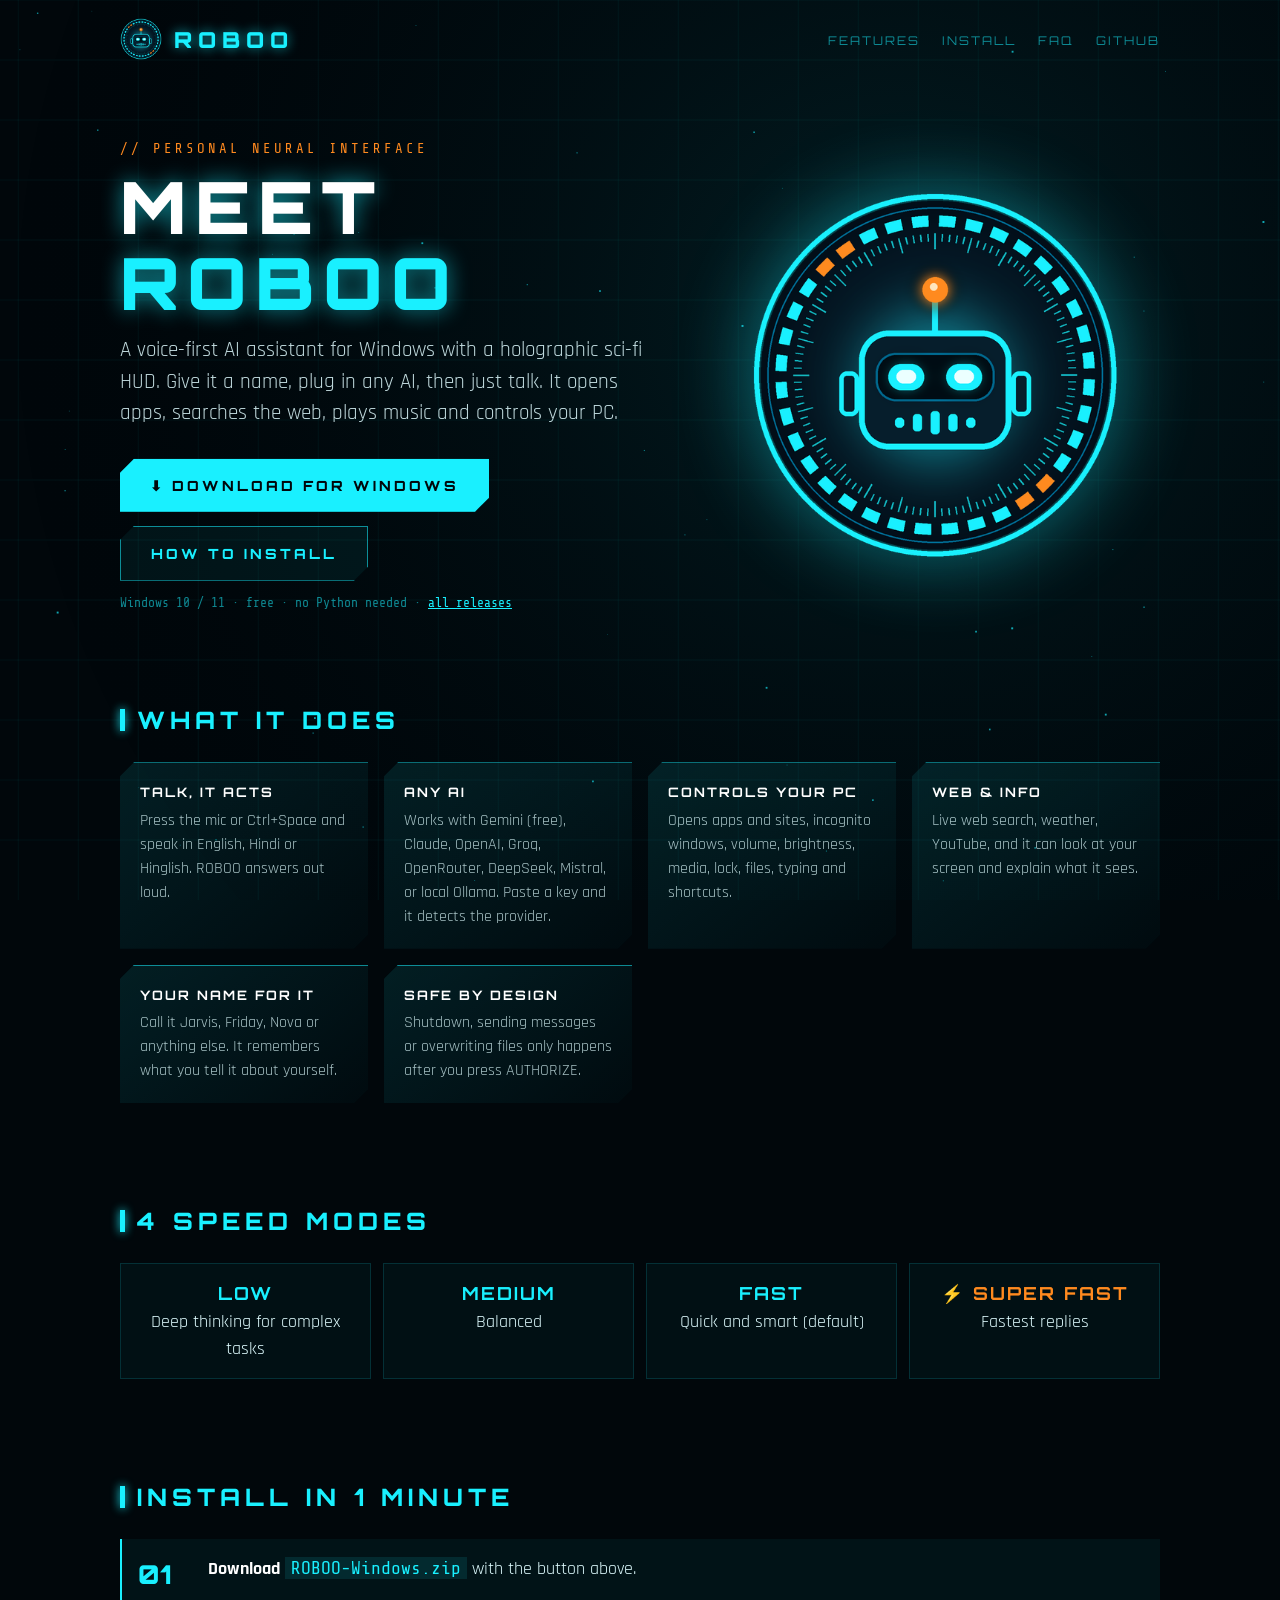
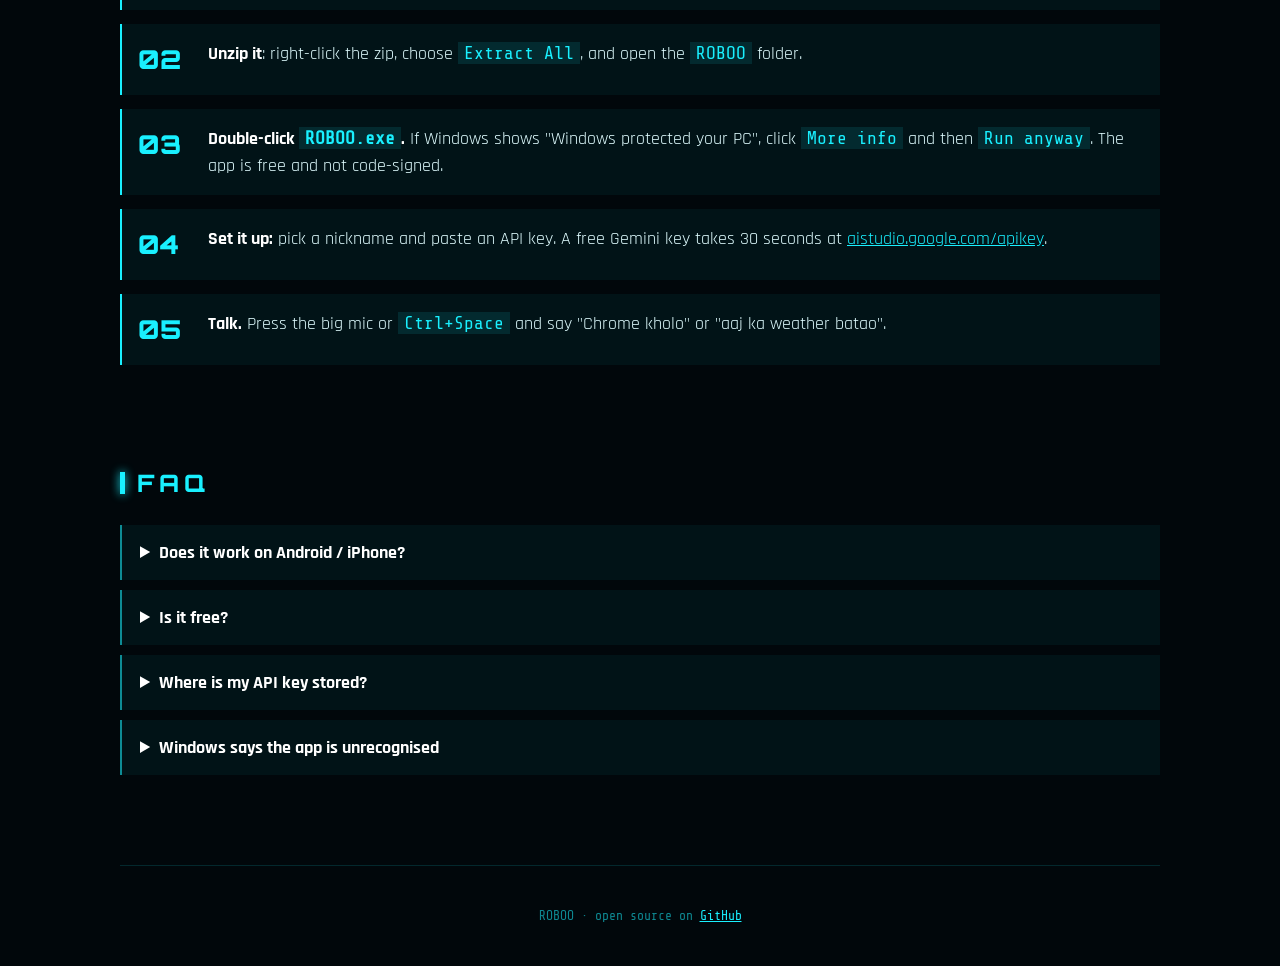
<file: docs/index.html>
<!doctype html>
<html lang="en">
<head>
<meta charset="utf-8">
<meta name="viewport" content="width=device-width, initial-scale=1">
<title>ROBOO — Holographic AI Assistant</title>
<meta name="description" content="ROBOO is a voice-first AI assistant for Windows with a sci-fi HUD. Name it, plug in any AI, and talk to it.">
<link rel="icon" href="logo.png">
<link rel="preconnect" href="https://fonts.googleapis.com">
<link href="https://fonts.googleapis.com/css2?family=Orbitron:wght@600;800;900&family=Rajdhani:wght@400;500;600;700&family=Share+Tech+Mono&display=swap" rel="stylesheet">
<style>
  :root { --rgb: 25,240,255; --acc: 255,138,31; --c: rgb(var(--rgb)); --a: rgb(var(--acc)); --bg: #01070b; --dim: rgba(var(--rgb),.55); --faint: rgba(var(--rgb),.14); }
  * { box-sizing: border-box; margin: 0; padding: 0; }
  body { background: var(--bg); color: #dffcff; font-family: "Rajdhani", system-ui, sans-serif; font-size: 18px; line-height: 1.5; overflow-x: hidden; }
  a { color: var(--c); }
  #bg { position: fixed; inset: 0; width: 100%; height: 100%; z-index: -1; }
  .wrap { max-width: 1080px; margin: 0 auto; padding: 0 20px; }
  header { display: flex; align-items: center; justify-content: space-between; padding: 18px 0; }
  .brand { display: flex; align-items: center; gap: 12px; font-family: Orbitron; font-weight: 900; letter-spacing: 6px; font-size: 22px; color: var(--c); text-shadow: 0 0 12px rgba(var(--rgb),.7); }
  .brand img { width: 42px; height: 42px; }
  nav a { margin-left: 22px; font-family: Orbitron; font-size: 12px; letter-spacing: 2px; text-decoration: none; color: var(--dim); }
  nav a:hover { color: var(--c); }
  .hero { display: grid; grid-template-columns: 1.1fr .9fr; gap: 40px; align-items: center; padding: 60px 0 40px; }
  .kicker { font-family: "Share Tech Mono"; color: var(--a); letter-spacing: 3px; font-size: 14px; }
  h1 { font-family: Orbitron; font-weight: 900; font-size: clamp(40px, 7vw, 72px); letter-spacing: 8px; line-height: 1.05; margin: 10px 0 14px; color: #fff; text-shadow: 0 0 22px rgba(var(--rgb),.6); }
  h1 span { color: var(--c); }
  .lead { font-size: 21px; color: rgba(223,252,255,.85); max-width: 540px; }
  .cta { display: flex; flex-wrap: wrap; gap: 14px; margin-top: 30px; }
  .btn { display: inline-flex; align-items: center; gap: 10px; padding: 16px 30px; font-family: Orbitron; font-weight: 800; font-size: 14px; letter-spacing: 3px; text-decoration: none; transition: .2s;
         clip-path: polygon(14px 0, 100% 0, 100% calc(100% - 14px), calc(100% - 14px) 100%, 0 100%, 0 14px); }
  .btn.primary { background: var(--c); color: var(--bg); box-shadow: 0 0 26px rgba(var(--rgb),.6); }
  .btn.primary:hover { filter: brightness(1.15); transform: translateY(-2px); }
  .btn.ghost { border: 1px solid var(--dim); color: var(--c); background: rgba(var(--rgb),.06); }
  .btn.ghost:hover { background: rgba(var(--rgb),.16); }
  .meta { margin-top: 12px; font-family: "Share Tech Mono"; font-size: 13px; color: var(--dim); }
  .logo-big { width: 100%; max-width: 380px; justify-self: center; filter: drop-shadow(0 0 40px rgba(var(--rgb),.45)); animation: float 6s ease-in-out infinite; }
  @keyframes float { 50% { transform: translateY(-14px); } }
  section { padding: 50px 0; }
  h2 { font-family: Orbitron; font-weight: 800; letter-spacing: 5px; font-size: 24px; color: var(--c); margin-bottom: 24px; display: flex; align-items: center; gap: 12px; }
  h2::before { content: ""; width: 5px; height: 22px; background: var(--c); box-shadow: 0 0 10px var(--c); }
  .grid { display: grid; grid-template-columns: repeat(auto-fit, minmax(230px, 1fr)); gap: 16px; }
  .card { padding: 20px; background: linear-gradient(140deg, rgba(var(--rgb),.10), rgba(var(--rgb),.02)); border-top: 1px solid var(--dim);
          clip-path: polygon(14px 0, 100% 0, 100% calc(100% - 14px), calc(100% - 14px) 100%, 0 100%, 0 14px); }
  .card b { display: block; font-family: Orbitron; font-size: 13px; letter-spacing: 2px; color: #fff; margin-bottom: 6px; }
  .card p { font-size: 16px; color: rgba(223,252,255,.75); }
  .steps { counter-reset: s; display: grid; gap: 14px; }
  .step { counter-increment: s; display: grid; grid-template-columns: 54px 1fr; gap: 16px; align-items: start; padding: 16px; background: rgba(var(--rgb),.05); border-left: 2px solid var(--c); }
  .step::before { content: counter(s, decimal-leading-zero); font-family: Orbitron; font-weight: 900; font-size: 26px; color: var(--c); }
  .step b { color: #fff; }
  code { font-family: "Share Tech Mono"; background: rgba(var(--rgb),.1); padding: 1px 6px; color: var(--c); }
  .modes { display: grid; grid-template-columns: repeat(auto-fit, minmax(180px, 1fr)); gap: 12px; }
  .mode { padding: 16px; text-align: center; border: 1px solid var(--faint); background: rgba(var(--rgb),.04); }
  .mode b { font-family: Orbitron; letter-spacing: 2px; color: var(--c); }
  .mode.sf b { color: var(--a); }
  details { padding: 14px 18px; background: rgba(var(--rgb),.05); border-left: 2px solid var(--dim); margin-bottom: 10px; }
  summary { cursor: pointer; font-weight: 700; color: #fff; }
  details p { margin-top: 8px; color: rgba(223,252,255,.8); font-size: 16px; }
  footer { padding: 40px 0; text-align: center; font-family: "Share Tech Mono"; font-size: 13px; color: var(--dim); border-top: 1px solid var(--faint); margin-top: 30px; }
  @media (max-width: 760px) {
    .hero { grid-template-columns: 1fr; text-align: center; padding-top: 30px; }
    .lead { margin: 0 auto; } .cta { justify-content: center; } nav { display: none; }
    .logo-big { max-width: 240px; grid-row: 1; }
  }
</style>
</head>
<body>
<canvas id="bg"></canvas>
<div class="wrap">
  <header>
    <div class="brand"><img src="logo.png" alt="">ROBOO</div>
    <nav><a href="#features">FEATURES</a><a href="#install">INSTALL</a><a href="#faq">FAQ</a><a href="https://github.com/rajvardhan4/ROBOO">GITHUB</a></nav>
  </header>

  <div class="hero">
    <div>
      <div class="kicker">// PERSONAL NEURAL INTERFACE</div>
      <h1>MEET <span>ROBOO</span></h1>
      <p class="lead">A voice-first AI assistant for Windows with a holographic sci-fi HUD. Give it a name, plug in any AI, then just talk. It opens apps, searches the web, plays music and controls your PC.</p>
      <div class="cta">
        <a class="btn primary" id="dl" href="https://github.com/rajvardhan4/ROBOO/releases/latest/download/ROBOO-Windows.zip">&#x2B07; DOWNLOAD FOR WINDOWS</a>
        <a class="btn ghost" href="#install">HOW TO INSTALL</a>
      </div>
      <div class="meta">Windows 10 / 11 · free · no Python needed · <a href="https://github.com/rajvardhan4/ROBOO/releases">all releases</a></div>
    </div>
    <img class="logo-big" src="logo.png" alt="ROBOO logo">
  </div>

  <section id="features">
    <h2>WHAT IT DOES</h2>
    <div class="grid">
      <div class="card"><b>TALK, IT ACTS</b><p>Press the mic or Ctrl+Space and speak in English, Hindi or Hinglish. ROBOO answers out loud.</p></div>
      <div class="card"><b>ANY AI</b><p>Works with Gemini (free), Claude, OpenAI, Groq, OpenRouter, DeepSeek, Mistral, or local Ollama. Paste a key and it detects the provider.</p></div>
      <div class="card"><b>CONTROLS YOUR PC</b><p>Opens apps and sites, incognito windows, volume, brightness, media, lock, files, typing and shortcuts.</p></div>
      <div class="card"><b>WEB &amp; INFO</b><p>Live web search, weather, YouTube, and it can look at your screen and explain what it sees.</p></div>
      <div class="card"><b>YOUR NAME FOR IT</b><p>Call it Jarvis, Friday, Nova or anything else. It remembers what you tell it about yourself.</p></div>
      <div class="card"><b>SAFE BY DESIGN</b><p>Shutdown, sending messages or overwriting files only happens after you press AUTHORIZE.</p></div>
    </div>
  </section>

  <section>
    <h2>4 SPEED MODES</h2>
    <div class="modes">
      <div class="mode"><b>LOW</b><p>Deep thinking for complex tasks</p></div>
      <div class="mode"><b>MEDIUM</b><p>Balanced</p></div>
      <div class="mode"><b>FAST</b><p>Quick and smart (default)</p></div>
      <div class="mode sf"><b>&#x26A1; SUPER FAST</b><p>Fastest replies</p></div>
    </div>
  </section>

  <section id="install">
    <h2>INSTALL IN 1 MINUTE</h2>
    <div class="steps">
      <div class="step"><div><b>Download</b> <code>ROBOO-Windows.zip</code> with the button above.</div></div>
      <div class="step"><div><b>Unzip it</b>: right-click the zip, choose <code>Extract All</code>, and open the <code>ROBOO</code> folder.</div></div>
      <div class="step"><div><b>Double-click <code>ROBOO.exe</code>.</b> If Windows shows "Windows protected your PC", click <code>More info</code> and then <code>Run anyway</code>. The app is free and not code-signed.</div></div>
      <div class="step"><div><b>Set it up:</b> pick a nickname and paste an API key. A free Gemini key takes 30 seconds at <a href="https://aistudio.google.com/apikey" target="_blank">aistudio.google.com/apikey</a>.</div></div>
      <div class="step"><div><b>Talk.</b> Press the big mic or <code>Ctrl+Space</code> and say "Chrome kholo" or "aaj ka weather batao".</div></div>
    </div>
  </section>

  <section id="faq">
    <h2>FAQ</h2>
    <details><summary>Does it work on Android / iPhone?</summary><p>Not yet. ROBOO controls a Windows PC, so it runs on Windows 10 and 11 only. You can still open this page on your phone and send the link to your computer.</p></details>
    <details><summary>Is it free?</summary><p>Yes. The app is free. The AI is whichever key you bring, and Google's Gemini key has a free tier.</p></details>
    <details><summary>Where is my API key stored?</summary><p>Only on your PC, in <code>%APPDATA%\ROBOO\config\settings.json</code>. It is sent only to the AI provider you chose.</p></details>
    <details><summary>Windows says the app is unrecognised</summary><p>That is SmartScreen warning about any new, unsigned app. Click More info, then Run anyway. The full source code is on GitHub if you want to check it.</p></details>
  </section>

  <footer>ROBOO · open source on <a href="https://github.com/rajvardhan4/ROBOO">GitHub</a></footer>
</div>
<script>
  // drifting grid + particles behind the page
  const cv = document.getElementById("bg"), ctx = cv.getContext("2d");
  const motes = Array.from({ length: 60 }, () => ({ x: Math.random(), y: Math.random(), z: .3 + Math.random() * .7 }));
  function draw(t) {
    const w = cv.width = innerWidth, h = cv.height = innerHeight;
    const g = ctx.createRadialGradient(w * .7, h * .35, 0, w * .7, h * .35, Math.max(w, h) * .7);
    g.addColorStop(0, "rgba(25,240,255,.10)"); g.addColorStop(1, "rgba(0,0,0,0)");
    ctx.fillStyle = g; ctx.fillRect(0, 0, w, h);
    ctx.strokeStyle = "rgba(25,240,255,.05)";
    for (let x = (t * .01) % 60; x < w; x += 60) { ctx.beginPath(); ctx.moveTo(x, 0); ctx.lineTo(x, h); ctx.stroke(); }
    for (let y = 0; y < h; y += 60) { ctx.beginPath(); ctx.moveTo(0, y); ctx.lineTo(w, y); ctx.stroke(); }
    for (const m of motes) { m.y -= .0004 * m.z; if (m.y < 0) m.y = 1; ctx.fillStyle = `rgba(25,240,255,${.2 + .5 * m.z})`; ctx.fillRect(m.x * w, m.y * h, 2 * m.z, 2 * m.z); }
    requestAnimationFrame(draw);
  }
  requestAnimationFrame(draw);
</script>
</body>
</html>
</file>
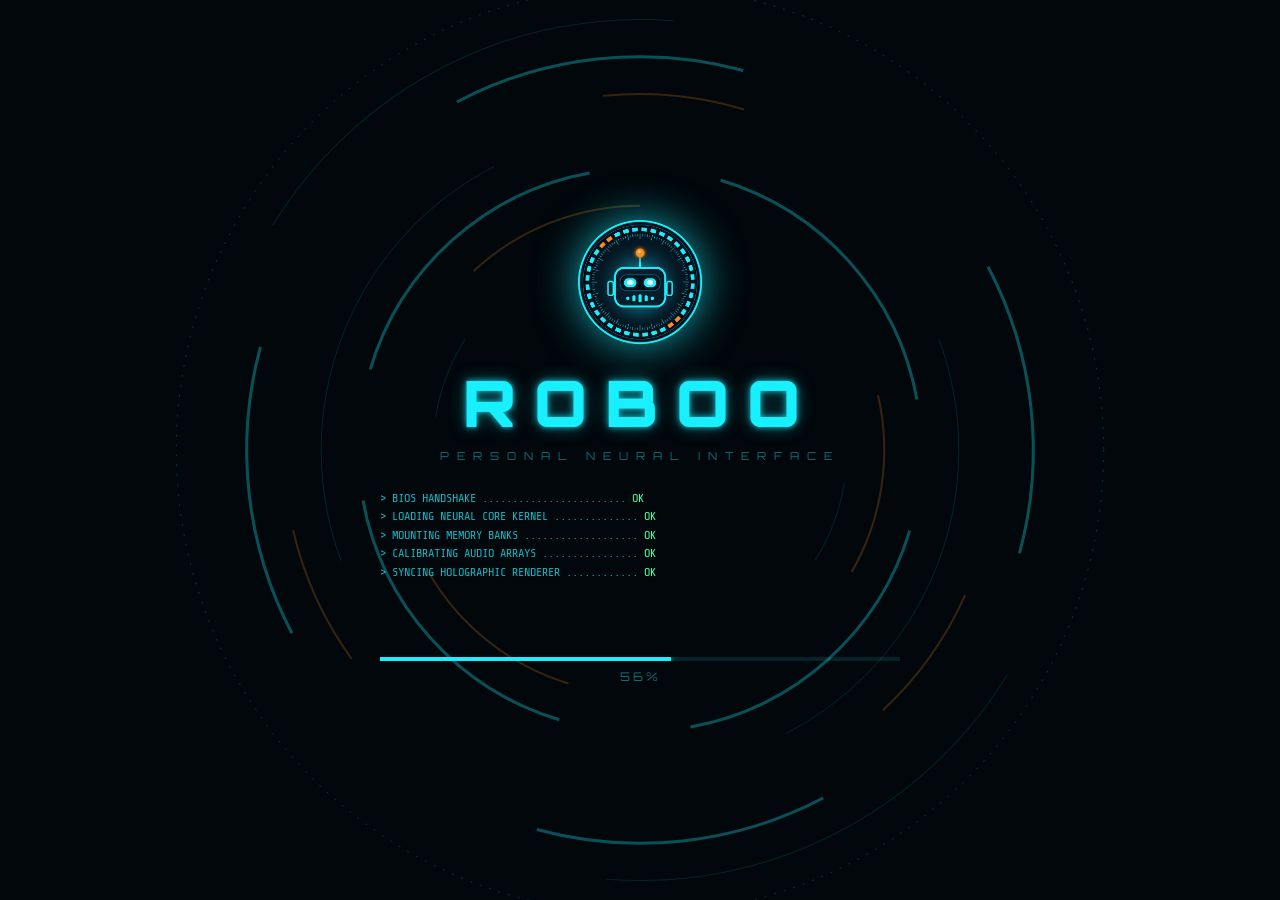
<file: web/index.html>
<!doctype html>
<html lang="en" data-theme="cyan">
<head>
<meta charset="utf-8">
<meta name="viewport" content="width=device-width, initial-scale=1">
<title>ROBOO</title>
<link rel="icon" href="logo.png">
<link rel="preconnect" href="https://fonts.googleapis.com">
<link href="https://fonts.googleapis.com/css2?family=Orbitron:wght@400;600;800;900&family=Rajdhani:wght@400;500;600;700&family=Share+Tech+Mono&display=swap" rel="stylesheet">
<link rel="stylesheet" href="style.css">
</head>
<body>
<canvas id="bg"></canvas>
<div class="fx-scan"></div>
<div class="fx-vignette"></div>

<!-- ═════════ BOOT ═════════ -->
<section id="boot">
  <canvas id="bootRings"></canvas>
  <div class="boot-box">
    <img class="boot-logo" src="logo.png" alt="">
    <div class="boot-title" data-text="ROBOO">ROBOO</div>
    <div class="boot-sub">PERSONAL NEURAL INTERFACE</div>
    <pre id="bootLog"></pre>
    <div class="boot-bar"><i id="bootFill"></i></div>
    <div class="boot-pct"><span id="bootPct">0</span>%</div>
  </div>
</section>

<!-- ═════════ MAIN HUD ═════════ -->
<main id="app">
  <header class="topbar pywebview-drag-region">
    <div class="brand">
      <div class="emblem"><img src="logo.png" alt=""><i></i></div>
      <div>
        <div id="brandName" class="glitch" data-text="ROBOO">ROBOO</div>
        <div class="brand-sub">NEURAL INTERFACE <span class="sep">//</span> <span id="brandModel">OFFLINE</span></div>
      </div>
    </div>
    <div class="notch">
      <div id="clock">00:00:00</div>
      <div id="date">---</div>
    </div>
    <div class="top-right">
      <div class="modes" id="modes" title="Speed mode"></div>
      <div class="chip" id="chipAI"><i></i><span>AI LINK</span></div>
      <div class="chip" id="chipMic"><i></i><span>MIC</span></div>
      <div class="chip" id="chipNet"><i></i><span>NET</span></div>
      <div class="winbtns">
        <button onclick="NX.win('minimize')" title="Minimize">&#x2212;</button>
        <button onclick="NX.win('maximize')" title="Fullscreen">&#x25A2;</button>
        <button class="x" onclick="NX.win('close')" title="Close">&#x2715;</button>
      </div>
    </div>
  </header>

  <!-- LEFT -->
  <aside class="col left">
    <div class="panel" style="--d:1">
      <div class="ph"><b>SYSTEM CORE</b><em>SYS.01</em></div>
      <div class="gauges">
        <div class="gauge"><canvas data-g="cpu"></canvas><label>CPU</label></div>
        <div class="gauge"><canvas data-g="ram"></canvas><label>RAM</label></div>
        <div class="gauge"><canvas data-g="disk"></canvas><label>DISK</label></div>
        <div class="gauge"><canvas data-g="battery"></canvas><label>PWR</label></div>
      </div>
      <div class="readouts">
        <div><span>MEMORY</span><b id="rRam">-- / -- GB</b></div>
        <div><span>PROCESSES</span><b id="rProcs">--</b></div>
        <div><span>UPTIME</span><b id="rUp">--</b></div>
      </div>
    </div>
    <div class="panel" style="--d:2">
      <div class="ph"><b>CORE THREADS</b><em>CPU.MX</em></div>
      <canvas id="cores" class="fill"></canvas>
    </div>
    <div class="panel" style="--d:3">
      <div class="ph"><b>DATA STREAM</b><em>NET.IO</em></div>
      <canvas id="net" class="fill"></canvas>
      <div class="readouts two">
        <div><span>&#x25B2; UP</span><b id="rUpS">0 KB/s</b></div>
        <div><span>&#x25BC; DOWN</span><b id="rDown">0 KB/s</b></div>
      </div>
    </div>
    <div class="panel grow" style="--d:4">
      <div class="ph"><b>GLOBAL LINK</b><em>GEO.SAT</em></div>
      <canvas id="globe" class="fill"></canvas>
    </div>
  </aside>

  <!-- CENTER -->
  <section class="center">
    <canvas id="reactor"></canvas>
    <div class="state-wrap">
      <div id="stateText" class="state">STANDBY</div>
      <div id="subtitle" class="subtitle"></div>
    </div>
    <!-- voice first: the big mic is the main control -->
    <div class="voicebar">
      <div class="vb-side left"><span>CTRL</span><b>+</b><span>SPACE</span></div>
      <button id="micBtn" class="mic" title="Talk (Ctrl+Space)">
        <svg viewBox="0 0 24 24"><path d="M12 15a3 3 0 0 0 3-3V6a3 3 0 0 0-6 0v6a3 3 0 0 0 3 3zm5-3a5 5 0 0 1-10 0H5a7 7 0 0 0 6 6.92V21h2v-2.08A7 7 0 0 0 19 12z"/></svg>
        <span class="ring r1"></span><span class="ring r2"></span><span class="ring r3"></span>
        <svg class="orbit" viewBox="0 0 100 100"><circle cx="50" cy="50" r="47"/></svg>
      </button>
      <div class="vb-side right"><span id="micLabel">TAP TO SPEAK</span></div>
    </div>
    <!-- chat box: secondary -->
    <div class="cmdbar">
      <div class="inputwrap">
        <span class="prompt">&gt;_</span>
        <input id="cmd" placeholder="Or type here..." autocomplete="off" spellcheck="false">
      </div>
      <button id="sendBtn" class="send" title="Send (Enter)">&#x27A4;</button>
    </div>
  </section>

  <!-- RIGHT -->
  <aside class="col right">
    <div class="panel chatp" style="--d:2">
      <div class="ph"><b>COMMS LOG</b><em>LNK.TX</em><button class="mini" onclick="NX.clearChat()">RESET</button></div>
      <div id="chat" class="chat"></div>
    </div>
    <div class="panel" style="--d:3">
      <div class="ph"><b>TASK MATRIX</b><em>EXE.Q</em></div>
      <div id="tasks" class="tasks"><div class="empty">NO ACTIVE TASKS</div></div>
    </div>
    <div class="panel intelp" style="--d:4">
      <div class="ph"><b>INTEL FEED</b><em>INT.RX</em></div>
      <div id="intel" class="intel"><canvas id="radar" class="fill"></canvas><div id="intelCards"></div></div>
    </div>
  </aside>

  <footer class="bottombar">
    <div class="ticker"><div id="ticker"></div></div>
    <canvas id="wave"></canvas>
    <div class="foot-btns">
      <button onclick="NX.openMemory()">&#x25C8; MEMORY</button>
      <button onclick="NX.openSettings()">&#x2699; SETTINGS</button>
    </div>
  </footer>
</main>

<!-- ═════════ SETUP / SETTINGS ═════════ -->
<section id="setup" class="overlay">
  <canvas id="setupRings"></canvas>
  <div class="setup-card">
    <div class="corners"><i></i><i></i><i></i><i></i></div>
    <div class="setup-head">
      <div class="kicker" id="setupKicker">FIRST BOOT // SYSTEM INITIALIZATION</div>
      <div class="preview glitch" id="nickPreview" data-text="YOUR AI">YOUR AI</div>
      <div class="kicker dim">Name your assistant, connect any AI, and bring it online.</div>
    </div>
    <div class="form">
      <label class="f span2">ASSISTANT NICKNAME
        <input id="fNick" maxlength="24" placeholder="e.g. JARVIS, FRIDAY, NOVA, EDITH">
      </label>
      <label class="f span2">YOUR NAME
        <input id="fUser" maxlength="32" placeholder="What should it call you?">
      </label>
      <label class="f span2">API KEY <span id="detectBadge" class="badge"></span>
        <div class="keyrow">
          <input id="fKey" type="password" placeholder="Paste any AI API key - Claude, Gemini, OpenAI, Groq, OpenRouter...">
          <button type="button" class="ghost" onclick="NX.toggleKey()">SHOW</button>
        </div>
      </label>
      <label class="f">AI PROVIDER
        <select id="fProvider"></select>
      </label>
      <label class="f">MODEL
        <div class="keyrow">
          <input id="fModel" list="modelList" placeholder="model id">
          <button type="button" class="ghost" id="scanBtn" onclick="NX.scanModels()">SCAN</button>
        </div>
        <datalist id="modelList"></datalist>
      </label>
      <label class="f span2" id="baseRow">ENDPOINT URL
        <input id="fBase" placeholder="https://.../v1">
      </label>
      <div class="f">VOICE
        <div class="gender" id="fVoice">
          <button type="button" data-v="en-IN-PrabhatNeural">&#x2642; MALE</button>
          <button type="button" data-v="en-IN-NeerjaNeural">&#x2640; FEMALE</button>
        </div>
      </div>
      <label class="f">SPEECH LANGUAGE
        <select id="fLang"></select>
      </label>
      <div class="f span2 settings-only">THEME
        <div class="themes" id="themes"></div>
      </div>
      <div class="f span2 settings-only toggles">
        <label class="tog"><input type="checkbox" id="fVoiceOn"><span></span>SPEAK REPLIES</label>
        <label class="tog"><input type="checkbox" id="fAuto"><span></span>ALWAYS LISTENING</label>
      </div>
    </div>
    <div id="setupMsg" class="setup-msg"></div>
    <div class="setup-actions">
      <button class="ghost settings-only" onclick="NX.closeSettings()">CANCEL</button>
      <button class="ghost" id="saveAnyway" style="display:none" onclick="NX.activate(false)">SAVE ANYWAY</button>
      <button class="primary" id="activateBtn" onclick="NX.activate(true)"><span>ACTIVATE</span></button>
    </div>
  </div>
</section>

<!-- ═════════ CONFIRM ═════════ -->
<section id="confirm" class="overlay">
  <div class="confirm-card">
    <div class="warn-ico">&#x26A0;</div>
    <div class="confirm-title" id="cTitle">CONFIRM</div>
    <pre class="confirm-detail" id="cDetail"></pre>
    <div class="confirm-note">Your assistant wants to do this. It will only happen if YOU press Authorize.</div>
    <div class="setup-actions">
      <button class="ghost" onclick="NX.answer(false)">DENY</button>
      <button class="primary danger" onclick="NX.answer(true)"><span>AUTHORIZE</span></button>
    </div>
  </div>
</section>

<!-- ═════════ MEMORY ═════════ -->
<section id="memory" class="overlay">
  <div class="memory-card">
    <div class="ph"><b>MEMORY BANK</b><em>MEM.LT</em><button class="mini" onclick="NX.closeMemory()">CLOSE</button></div>
    <div class="kicker dim">Everything your assistant remembers about you. Delete anything.</div>
    <div id="memList" class="memlist"></div>
  </div>
</section>

<div id="toasts"></div>

<script src="hud.js"></script>
<script src="app.js"></script>
</body>
</html>
</file>
<file: web/style.css>
/* ═══════════════════════════════════════════════════════════════
   ROBOO HUD — themes, holo panels, motion
   ═══════════════════════════════════════════════════════════════ */
:root, [data-theme="cyan"] {
  --rgb: 25, 240, 255;      /* primary */
  --rgb2: 0, 150, 190;      /* deep primary */
  --acc: 255, 138, 31;      /* accent */
  --ok: 60, 255, 170;
  --bad: 255, 58, 90;
  --bg: #01070b;
  --bg2: #020d14;
}
[data-theme="amber"]   { --rgb: 255, 186, 40;  --rgb2: 190, 110, 0;  --acc: 255, 84, 36;  --bg: #080500; --bg2: #110a01; }
[data-theme="azure"]   { --rgb: 70, 160, 255;  --rgb2: 20, 80, 200;  --acc: 60, 240, 255; --bg: #01040f; --bg2: #030a1c; }
[data-theme="emerald"] { --rgb: 40, 255, 150;  --rgb2: 0, 150, 90;   --acc: 220, 255, 60; --bg: #010805; --bg2: #02110a; }
[data-theme="crimson"] { --rgb: 255, 60, 90;   --rgb2: 170, 20, 50;  --acc: 255, 190, 60; --bg: #080103; --bg2: #120307; }
[data-theme="violet"]  { --rgb: 185, 120, 255; --rgb2: 110, 50, 210; --acc: 60, 240, 255; --bg: #05020b; --bg2: #0b0517; }

:root {
  --c: rgb(var(--rgb));
  --c-dim: rgba(var(--rgb), .45);
  --c-faint: rgba(var(--rgb), .12);
  --c-ghost: rgba(var(--rgb), .05);
  --a: rgb(var(--acc));
  --cut: 14px;
  --glow: 0 0 6px rgba(var(--rgb), .8), 0 0 18px rgba(var(--rgb), .35);
  --font-h: "Orbitron", "Segoe UI", sans-serif;
  --font-b: "Rajdhani", "Segoe UI", sans-serif;
  --font-m: "Share Tech Mono", Consolas, monospace;
}

* { box-sizing: border-box; margin: 0; padding: 0; }
html, body { height: 100%; overflow: hidden; }
body {
  background: var(--bg);
  color: rgba(var(--rgb), .92);
  font-family: var(--font-b);
  font-size: 15px;
  user-select: none;
  transition: background .6s;
}
button { font-family: var(--font-h); cursor: pointer; }
input, select { font-family: var(--font-b); }
::-webkit-scrollbar { width: 5px; }
::-webkit-scrollbar-thumb { background: var(--c-dim); }
::-webkit-scrollbar-track { background: transparent; }

#bg { position: fixed; inset: 0; width: 100%; height: 100%; z-index: 0; }
.fx-scan {
  position: fixed; inset: 0; z-index: 50; pointer-events: none;
  background: repeating-linear-gradient(0deg, rgba(0,0,0,.16) 0 1px, transparent 1px 3px);
}
.fx-scan::after {
  content: ""; position: absolute; left: 0; right: 0; height: 160px; top: -160px;
  background: linear-gradient(180deg, transparent, rgba(var(--rgb), .05), transparent);
  animation: sweepY 7s linear infinite;
}
.fx-vignette {
  position: fixed; inset: 0; z-index: 49; pointer-events: none;
  background: radial-gradient(ellipse at center, transparent 55%, rgba(0,0,0,.75) 100%);
}
@keyframes sweepY { to { top: 100%; } }

/* ═════════ BOOT ═════════ */
#boot {
  position: fixed; inset: 0; z-index: 100; display: grid; place-items: center;
  background: var(--bg); transition: opacity .9s, filter .9s;
}
#boot.gone { opacity: 0; filter: blur(8px) brightness(2); pointer-events: none; }
#bootRings { position: absolute; inset: 0; width: 100%; height: 100%; }
.boot-box { position: relative; width: 520px; text-align: center; }
.boot-title {
  font-family: var(--font-h); font-weight: 900; font-size: 64px; letter-spacing: 18px;
  color: var(--c); text-shadow: var(--glow); animation: flick 2.5s infinite;
}
.boot-sub { font-family: var(--font-h); font-size: 11px; letter-spacing: 8px; color: var(--c-dim); margin: 6px 0 26px; }
#bootLog {
  text-align: left; height: 150px; overflow: hidden; font-family: var(--font-m); font-size: 12px;
  color: rgba(var(--rgb), .75); line-height: 1.55; white-space: pre-wrap;
}
#bootLog .ok { color: rgb(var(--ok)); }
.boot-bar { height: 4px; margin-top: 18px; background: var(--c-faint); position: relative; overflow: hidden; }
.boot-bar i { position: absolute; inset: 0; width: 0; background: var(--c); box-shadow: var(--glow); transition: width .15s; }
.boot-pct { font-family: var(--font-h); font-size: 12px; margin-top: 8px; letter-spacing: 3px; color: var(--c-dim); }
@keyframes flick { 0%,100% { opacity: 1 } 92% { opacity: 1 } 93% { opacity: .4 } 94% { opacity: 1 } 97% { opacity: .7 } }

/* ═════════ LAYOUT ═════════ */
#app {
  position: relative; z-index: 2; height: 100vh; padding: 10px 14px 12px;
  display: grid; gap: 12px;
  grid-template-columns: 318px 1fr 372px;
  grid-template-rows: 62px 1fr 64px;
  grid-template-areas: "top top top" "left center right" "bot bot bot";
  opacity: 0;
}
#app.on { opacity: 1; transition: opacity .5s; }

/* ═════════ TOP BAR ═════════ */
.topbar {
  grid-area: top; position: relative; display: flex; align-items: center; justify-content: space-between;
  padding: 0 14px 0 18px;
  background: linear-gradient(180deg, rgba(var(--rgb), .10), rgba(var(--rgb), .02));
  clip-path: polygon(0 0, 100% 0, 100% 70%, calc(100% - 20px) 100%, 20px 100%, 0 70%);
  animation: dropIn .8s cubic-bezier(.2,.9,.2,1) both;
}
.topbar::before {
  content: ""; position: absolute; inset: 0; pointer-events: none;
  border-bottom: 1px solid var(--c-dim);
  background: linear-gradient(90deg, transparent, rgba(var(--rgb), .8) 20%, transparent 21%, transparent 79%, rgba(var(--rgb), .8) 80%, transparent) bottom / 100% 2px no-repeat;
}
.brand { display: flex; align-items: center; gap: 12px; }
.emblem { position: relative; width: 44px; height: 44px; }
.emblem img { width: 100%; height: 100%; display: block; filter: drop-shadow(0 0 6px rgba(var(--rgb), .7)); }
.emblem i {
  position: absolute; inset: -4px; border-radius: 50%; border: 1.5px dashed var(--c-dim);
  animation: spin 12s linear infinite;
}
.boot-logo { width: 130px; height: 130px; margin-bottom: 10px; filter: drop-shadow(0 0 22px rgba(var(--rgb), .7)); animation: logoIn 1.2s cubic-bezier(.2,.9,.2,1) both; }
@keyframes logoIn { from { opacity: 0; transform: scale(.3) rotate(-90deg); filter: brightness(3) blur(6px); } to { opacity: 1; transform: none; } }
#brandName { font-family: var(--font-h); font-weight: 900; font-size: 24px; letter-spacing: 7px; color: var(--c); text-shadow: var(--glow); }
.brand-sub { font-family: var(--font-m); font-size: 10.5px; letter-spacing: 2px; color: var(--c-dim); }
.brand-sub .sep { color: var(--a); }
.notch {
  position: absolute; left: 50%; top: 0; transform: translateX(-50%);
  width: 300px; height: 58px; text-align: center; padding-top: 6px;
  background: linear-gradient(180deg, rgba(var(--rgb), .16), rgba(var(--rgb), .03));
  clip-path: polygon(0 0, 100% 0, 88% 100%, 12% 100%);
}
.notch::after { content: ""; position: absolute; left: 12%; right: 12%; bottom: 0; height: 2px; background: var(--c); box-shadow: var(--glow); }
#clock { font-family: var(--font-h); font-weight: 600; font-size: 26px; letter-spacing: 5px; color: #fff; text-shadow: var(--glow); }
#date { font-family: var(--font-m); font-size: 10.5px; letter-spacing: 3px; color: var(--c-dim); }
.top-right { display: flex; align-items: center; gap: 8px; }
.modes {
  display: flex; margin-right: 6px; padding: 2px; gap: 2px; border: 1px solid var(--c-faint);
  background: rgba(var(--rgb), .04);
  clip-path: polygon(8px 0, 100% 0, 100% calc(100% - 8px), calc(100% - 8px) 100%, 0 100%, 0 8px);
}
.modes button {
  position: relative; padding: 5px 10px; font-size: 9.5px; font-weight: 600; letter-spacing: 1.6px;
  color: var(--c-dim); background: transparent; border: none; transition: .2s; white-space: nowrap;
}
.modes button:hover { color: var(--c); background: rgba(var(--rgb), .1); }
.modes button.sel { color: var(--bg); background: var(--c); box-shadow: var(--glow); }
.modes button[data-m="superfast"].sel { background: var(--a); box-shadow: 0 0 14px rgba(var(--acc), .8); }
.modes button[data-m="superfast"]::before { content: "\26A1"; margin-right: 3px; }
.modes button.sel::after {
  content: ""; position: absolute; left: 0; right: 0; bottom: -3px; height: 2px; background: inherit;
  animation: pulse 1.6s infinite;
}
.chip {
  display: flex; align-items: center; gap: 6px; padding: 5px 10px; font-family: var(--font-h); font-size: 9.5px;
  letter-spacing: 1.5px; border: 1px solid var(--c-faint); background: var(--c-ghost);
  clip-path: polygon(6px 0, 100% 0, 100% calc(100% - 6px), calc(100% - 6px) 100%, 0 100%, 0 6px);
}
.chip i { width: 7px; height: 7px; border-radius: 50%; background: rgba(var(--bad), .9); box-shadow: 0 0 6px rgb(var(--bad)); }
.chip.on i { background: rgb(var(--ok)); box-shadow: 0 0 8px rgb(var(--ok)); animation: pulse 2s infinite; }
.winbtns { display: flex; gap: 4px; margin-left: 8px; }
.winbtns button {
  width: 30px; height: 26px; background: var(--c-ghost); color: var(--c); border: 1px solid var(--c-faint);
  font-size: 13px; transition: .2s;
}
.winbtns button:hover { background: rgba(var(--rgb), .25); box-shadow: var(--glow); }
.winbtns .x:hover { background: rgba(var(--bad), .6); color: #fff; border-color: rgb(var(--bad)); }

/* ═════════ PANELS ═════════ */
.col { display: flex; flex-direction: column; gap: 12px; min-height: 0; }
.left { grid-area: left; }
.right { grid-area: right; }
.panel {
  position: relative; padding: 10px 12px 12px; min-height: 0;
  background:
    linear-gradient(135deg, rgba(var(--rgb), .09), rgba(var(--rgb), .02) 40%, rgba(var(--rgb), .05)),
    rgba(2, 10, 16, .55);
  clip-path: polygon(var(--cut) 0, 100% 0, 100% calc(100% - var(--cut)), calc(100% - var(--cut)) 100%, 0 100%, 0 var(--cut));
  animation: panelIn .9s cubic-bezier(.2,.9,.2,1) both;
  animation-delay: calc(var(--d, 0) * .12s + .2s);
}
/* hairline frame that follows the chamfer */
.panel::before {
  content: ""; position: absolute; inset: 0; pointer-events: none;
  background: var(--c-dim);
  clip-path: polygon(
    var(--cut) 0, 100% 0, 100% calc(100% - var(--cut)), calc(100% - var(--cut)) 100%, 0 100%, 0 var(--cut),
    1px calc(var(--cut) + .4px), 1px calc(100% - 1px), calc(100% - var(--cut) - .4px) calc(100% - 1px),
    calc(100% - 1px) calc(100% - var(--cut) - .4px), calc(100% - 1px) 1px, calc(var(--cut) + .4px) 1px,
    1px calc(var(--cut) + .4px));
  opacity: .55;
}
/* light sweep */
.panel::after {
  content: ""; position: absolute; top: 0; bottom: 0; width: 40%; left: -60%; pointer-events: none;
  background: linear-gradient(100deg, transparent, rgba(var(--rgb), .07), transparent);
  animation: sheen 9s ease-in-out infinite; animation-delay: calc(var(--d, 0) * 1.3s);
}
.panel.grow, .chatp { flex: 1 1 0; }
.panel.intelp { flex: 0 0 210px; display: flex; flex-direction: column; }
.panel .fill { display: block; width: 100%; height: 88px; }
.panel.grow { display: flex; flex-direction: column; }
.panel.grow .fill { flex: 1; height: auto; min-height: 0; }
@keyframes panelIn { from { opacity: 0; transform: translateY(14px) scaleY(.6); filter: brightness(3) blur(3px); } to { opacity: 1; transform: none; filter: none; } }
@keyframes dropIn { from { opacity: 0; transform: translateY(-30px); } to { opacity: 1; transform: none; } }
@keyframes sheen { 0%, 70% { left: -60%; } 100% { left: 130%; } }

.ph {
  position: relative; display: flex; align-items: center; gap: 8px; margin-bottom: 9px; padding-bottom: 6px;
  border-bottom: 1px solid var(--c-faint);
}
.ph::before { content: ""; width: 4px; height: 13px; background: var(--c); box-shadow: var(--glow); }
.ph::after { content: ""; position: absolute; left: 0; bottom: -1px; width: 38px; height: 1px; background: var(--c); }
.ph b { font-family: var(--font-h); font-size: 11px; font-weight: 600; letter-spacing: 2.6px; color: var(--c); }
.ph em { margin-left: auto; font-style: normal; font-family: var(--font-m); font-size: 10px; color: rgba(var(--acc), .85); letter-spacing: 1px; }
.mini {
  font-size: 9px; letter-spacing: 1.5px; padding: 3px 8px; color: var(--c); background: var(--c-ghost);
  border: 1px solid var(--c-faint); transition: .2s;
}
.mini:hover { background: rgba(var(--rgb), .2); }

.gauges { display: grid; grid-template-columns: repeat(4, 1fr); gap: 4px; }
.gauge { text-align: center; }
.gauge canvas { width: 100%; aspect-ratio: 1; display: block; }
.gauge label { font-family: var(--font-h); font-size: 9px; letter-spacing: 2px; color: var(--c-dim); }
.readouts { margin-top: 8px; display: grid; gap: 3px; }
.readouts.two { grid-template-columns: 1fr 1fr; margin-top: 6px; }
.readouts div { display: flex; justify-content: space-between; font-family: var(--font-m); font-size: 11.5px; padding: 2px 4px; background: var(--c-ghost); }
.readouts span { color: var(--c-dim); }
.readouts b { font-weight: normal; color: #e6fdff; }

/* ═════════ CENTER ═════════ */
.center { grid-area: center; position: relative; display: flex; flex-direction: column; min-height: 0; }
#reactor { flex: 1; width: 100%; min-height: 0; display: block; animation: reactorIn 1.4s cubic-bezier(.2,.9,.2,1) both .3s; }
@keyframes reactorIn { from { opacity: 0; transform: scale(.4) rotate(-40deg); filter: brightness(4) blur(6px); } to { opacity: 1; transform: none; filter: none; } }
.state-wrap { text-align: center; margin: -6px 0 10px; min-height: 56px; }
.state {
  display: inline-block; font-family: var(--font-h); font-weight: 600; font-size: 14px; letter-spacing: 8px;
  color: var(--c); text-shadow: var(--glow); padding: 3px 18px;
  border-left: 2px solid var(--c); border-right: 2px solid var(--c);
  background: linear-gradient(90deg, transparent, rgba(var(--rgb), .12), transparent);
}
.state[data-s="LISTENING"] { color: rgb(var(--ok)); border-color: rgb(var(--ok)); text-shadow: 0 0 10px rgb(var(--ok)); }
.state[data-s="THINKING"], .state[data-s="PROCESSING"], .state[data-s="RECOGNISING"] { color: var(--a); border-color: var(--a); text-shadow: 0 0 10px var(--a); animation: blinkS 1s infinite; }
.state[data-s="SPEAKING"] { color: #fff; }
@keyframes blinkS { 50% { opacity: .55; } }
.subtitle {
  margin: 8px auto 0; max-width: 78%; font-size: 17px; font-weight: 500; line-height: 1.35; color: #dffcff;
  text-shadow: 0 0 8px rgba(var(--rgb), .6); min-height: 23px;
}
/* ── voice first: the big mic ── */
.voicebar { display: flex; align-items: center; justify-content: center; gap: 26px; margin: 2px 0 10px; animation: dropIn .9s both .8s; }
.vb-side {
  flex: 1; display: flex; align-items: center; gap: 6px; font-family: var(--font-h); font-size: 10px;
  letter-spacing: 3px; color: var(--c-dim);
}
.vb-side.left { justify-content: flex-end; }
.vb-side.left span { padding: 3px 7px; border: 1px solid var(--c-faint); background: var(--c-ghost); }
.vb-side.left::after, .vb-side.right::before {
  content: ""; height: 1px; width: 38%; background: linear-gradient(90deg, transparent, var(--c-dim));
}
.vb-side.right::before { background: linear-gradient(90deg, var(--c-dim), transparent); }
#micLabel { color: var(--c); text-shadow: var(--glow); white-space: nowrap; }
.mic {
  position: relative; flex: 0 0 96px; height: 96px; border-radius: 50%; border: 2px solid var(--c);
  background: radial-gradient(circle, rgba(var(--rgb), .35), rgba(var(--rgb), .06) 68%);
  box-shadow: var(--glow), 0 0 40px rgba(var(--rgb), .25), inset 0 0 26px rgba(var(--rgb), .45);
  transition: transform .25s, box-shadow .25s, background .25s; animation: micIdle 3s ease-in-out infinite;
}
@keyframes micIdle { 50% { box-shadow: var(--glow), 0 0 60px rgba(var(--rgb), .45), inset 0 0 30px rgba(var(--rgb), .6); } }
.mic svg { width: 40px; height: 40px; fill: var(--c); filter: drop-shadow(0 0 6px var(--c)); position: relative; z-index: 2; }
.mic .orbit { position: absolute; inset: -12px; width: calc(100% + 24px); height: calc(100% + 24px); z-index: 1; animation: spin 6s linear infinite; }
.mic .orbit circle { fill: none; stroke: var(--c); stroke-width: 1.4; stroke-dasharray: 18 10 3 10; opacity: .7; }
.mic:hover { transform: scale(1.06); }
.mic:active { transform: scale(.96); }
.mic .ring { position: absolute; inset: -2px; border-radius: 50%; border: 2px solid var(--c); opacity: 0; }
.mic.live { border-color: rgb(var(--ok)); background: radial-gradient(circle, rgba(var(--ok), .55), rgba(var(--ok), .08) 70%); box-shadow: 0 0 34px rgb(var(--ok)); animation: none; }
.mic.live svg { fill: #fff; }
.mic.live .orbit circle { stroke: rgb(var(--ok)); }
.mic.live .orbit { animation-duration: 1.5s; }
.mic.live .ring { border-color: rgb(var(--ok)); animation: ringOut 1.8s ease-out infinite; }
.mic.live .r2 { animation-delay: .6s; }
.mic.live .r3 { animation-delay: 1.2s; }
.mic.busy { border-color: var(--a); box-shadow: 0 0 30px rgba(var(--acc), .7); }
.mic.busy svg { fill: var(--a); }
.mic.busy .orbit circle { stroke: var(--a); }
.mic.busy .orbit { animation-duration: .8s; }
@keyframes ringOut { from { opacity: .9; transform: scale(1); } to { opacity: 0; transform: scale(2.2); } }
#reactor { cursor: pointer; }

/* ── chat box: secondary ── */
.cmdbar { display: flex; align-items: center; gap: 8px; width: min(560px, 76%); margin: 0 auto; animation: dropIn .9s both 1s; opacity: .8; transition: opacity .2s; }
.cmdbar:hover, .cmdbar:focus-within { opacity: 1; }
.inputwrap {
  flex: 1; display: flex; align-items: center; gap: 8px; height: 38px; padding: 0 12px;
  background: linear-gradient(90deg, rgba(var(--rgb), .09), rgba(var(--rgb), .03));
  clip-path: polygon(10px 0, 100% 0, 100% calc(100% - 10px), calc(100% - 10px) 100%, 0 100%, 0 10px);
  border-bottom: 1px solid var(--c-dim);
}
.cmdbar:focus-within .inputwrap { border-bottom-color: var(--c); }
.prompt { font-family: var(--font-m); color: var(--a); font-size: 13px; animation: blinkS 1.2s infinite; }
#cmd { flex: 1; background: none; border: none; outline: none; color: #eaffff; font-size: 14.5px; font-weight: 500; letter-spacing: .4px; }
#cmd::placeholder { color: rgba(var(--rgb), .35); }
.send {
  width: 44px; height: 38px; font-size: 16px; color: var(--c); background: var(--c-ghost);
  border: 1px solid var(--c-dim); transition: .2s;
  clip-path: polygon(8px 0, 100% 0, 100% calc(100% - 8px), calc(100% - 8px) 100%, 0 100%, 0 8px);
}
.send:hover { background: var(--c); color: var(--bg); box-shadow: var(--glow); }

/* ═════════ CHAT ═════════ */
.chatp { display: flex; flex-direction: column; }
.chat { flex: 1; overflow-y: auto; padding-right: 4px; display: flex; flex-direction: column; gap: 9px; }
.msg { animation: msgIn .45s cubic-bezier(.2,.9,.2,1) both; max-width: 92%; }
.msg .meta { font-family: var(--font-m); font-size: 9.5px; letter-spacing: 1.5px; margin-bottom: 2px; color: var(--c-dim); }
.msg .body {
  padding: 7px 11px; font-size: 14.5px; line-height: 1.38; word-wrap: break-word; white-space: pre-wrap; user-select: text;
  clip-path: polygon(8px 0, 100% 0, 100% calc(100% - 8px), calc(100% - 8px) 100%, 0 100%, 0 8px);
}
.msg.user { align-self: flex-end; text-align: right; }
.msg.user .body { background: rgba(var(--acc), .13); border-right: 2px solid var(--a); color: #fff4e8; }
.msg.user .meta { color: rgba(var(--acc), .8); }
.msg.assistant .body { background: rgba(var(--rgb), .09); border-left: 2px solid var(--c); color: #e4fdff; }
.msg.assistant .body.typing::after { content: "▌"; color: var(--c); animation: blinkS .7s infinite; }
@keyframes msgIn { from { opacity: 0; transform: translateX(20px); } to { opacity: 1; transform: none; } }
.msg.user { --dir: 1; }

/* ═════════ TASKS ═════════ */
.tasks { display: flex; flex-direction: column; gap: 4px; max-height: 150px; overflow-y: auto; }
.empty { font-family: var(--font-m); font-size: 11px; color: rgba(var(--rgb), .3); letter-spacing: 2px; text-align: center; padding: 10px 0; }
.task {
  display: grid; grid-template-columns: 18px 1fr auto; align-items: center; gap: 8px; padding: 5px 8px;
  background: var(--c-ghost); border-left: 2px solid var(--c-dim); font-family: var(--font-m); font-size: 11px;
  animation: msgIn .4s both;
}
.task .ic { width: 12px; height: 12px; border: 2px solid var(--a); border-top-color: transparent; border-radius: 50%; animation: spin .8s linear infinite; }
.task.done { border-left-color: rgb(var(--ok)); }
.task.done .ic { border: none; animation: none; background: rgb(var(--ok)); clip-path: polygon(14% 44%, 0 65%, 50% 100%, 100% 16%, 80% 0, 43% 62%); }
.task.warn { border-left-color: rgb(var(--bad)); }
.task.warn .ic { border: none; animation: none; background: rgb(var(--bad)); clip-path: polygon(50% 0, 100% 100%, 0 100%); }
.task .nm { color: #e8feff; letter-spacing: 1px; text-transform: uppercase; }
.task .dt { grid-column: 2 / 4; color: var(--c-dim); font-size: 10px; white-space: nowrap; overflow: hidden; text-overflow: ellipsis; }
.task .ms { color: var(--c-dim); font-size: 10px; }

/* ═════════ INTEL ═════════ */
.intel { flex: 1; position: relative; overflow-y: auto; min-height: 0; }
.intel .fill { height: 100%; }
.icard { animation: msgIn .5s both; }
.icard h4 { font-family: var(--font-h); font-size: 10px; letter-spacing: 2px; color: var(--a); margin-bottom: 6px; text-transform: uppercase; }
.icard .res { padding: 5px 7px; margin-bottom: 4px; background: var(--c-ghost); border-left: 2px solid var(--c-dim); cursor: pointer; transition: .2s; }
.icard .res:hover { background: rgba(var(--rgb), .14); border-left-color: var(--c); }
.icard .res b { display: block; font-size: 13px; color: #eaffff; font-weight: 600; white-space: nowrap; overflow: hidden; text-overflow: ellipsis; }
.icard .res span { font-size: 11.5px; color: var(--c-dim); display: -webkit-box; -webkit-line-clamp: 2; -webkit-box-orient: vertical; overflow: hidden; }
.icard img { width: 100%; display: block; border: 1px solid var(--c-dim); }
.wx { display: flex; align-items: center; gap: 14px; }
.wx .t { font-family: var(--font-h); font-size: 44px; color: #fff; text-shadow: var(--glow); }
.wx .d { font-size: 14px; }
.wx .d small { display: block; color: var(--c-dim); font-family: var(--font-m); font-size: 11px; }
.fc { display: flex; gap: 6px; margin-top: 8px; }
.fc div { flex: 1; text-align: center; padding: 4px; background: var(--c-ghost); font-family: var(--font-m); font-size: 11px; }

/* ═════════ BOTTOM ═════════ */
.bottombar {
  grid-area: bot; position: relative; display: grid; grid-template-columns: 318px 1fr 372px; gap: 12px; align-items: center;
  background: linear-gradient(0deg, rgba(var(--rgb), .09), transparent);
  border-top: 1px solid var(--c-faint); animation: dropIn .8s both .4s;
}
.ticker { overflow: hidden; white-space: nowrap; font-family: var(--font-m); font-size: 11px; color: var(--c-dim); mask-image: linear-gradient(90deg, transparent, #000 10%, #000 90%, transparent); }
#ticker { display: inline-block; animation: tick 40s linear infinite; }
@keyframes tick { from { transform: translateX(0); } to { transform: translateX(-50%); } }
#wave { width: 100%; height: 56px; display: block; }
.foot-btns { display: flex; gap: 8px; justify-content: flex-end; }
.foot-btns button {
  padding: 9px 14px; font-size: 10.5px; letter-spacing: 2px; color: var(--c); background: var(--c-ghost);
  border: 1px solid var(--c-dim); transition: .2s;
  clip-path: polygon(8px 0, 100% 0, 100% calc(100% - 8px), calc(100% - 8px) 100%, 0 100%, 0 8px);
}
.foot-btns button:hover { background: rgba(var(--rgb), .22); box-shadow: var(--glow); color: #fff; }

/* ═════════ OVERLAYS ═════════ */
.overlay {
  position: fixed; inset: 0; z-index: 80; display: none; place-items: center;
  background: radial-gradient(circle at center, rgba(var(--rgb2), .22), rgba(0,0,0,.92) 70%);
}
.overlay.show { display: grid; animation: fadeIn .4s both; }
@keyframes fadeIn { from { opacity: 0; } to { opacity: 1; } }
#setupRings { position: absolute; inset: 0; width: 100%; height: 100%; }
.setup-card, .confirm-card, .memory-card {
  position: relative; width: min(760px, 92vw); padding: 28px 34px 26px;
  background: linear-gradient(160deg, rgba(var(--rgb), .13), rgba(2, 10, 18, .92) 35%);
  clip-path: polygon(26px 0, 100% 0, 100% calc(100% - 26px), calc(100% - 26px) 100%, 0 100%, 0 26px);
  border-top: 2px solid var(--c); animation: cardIn .7s cubic-bezier(.2,.9,.2,1) both;
  max-height: 94vh; overflow-y: auto;
}
@media (max-height: 820px) {
  .setup-card { padding: 18px 30px 18px; }
  .preview { font-size: 34px; min-height: 42px; margin: 4px 0 0; }
  .setup-head { margin-bottom: 10px; }
  .form { gap: 8px 16px; }
  .f input, .f select { height: 34px; }
}
@keyframes cardIn { from { opacity: 0; transform: scale(.85) translateY(30px); filter: brightness(3) blur(4px); } to { opacity: 1; transform: none; filter: none; } }
.corners i { position: absolute; width: 22px; height: 22px; border: 2px solid var(--c); }
.corners i:nth-child(1) { top: 8px; right: 8px; border-left: none; border-bottom: none; }
.corners i:nth-child(2) { bottom: 8px; left: 8px; border-right: none; border-top: none; }
.corners i:nth-child(3) { top: 34px; left: 8px; border-right: none; border-bottom: none; width: 10px; }
.corners i:nth-child(4) { bottom: 34px; right: 8px; border-left: none; border-top: none; width: 10px; }
.setup-head { text-align: center; margin-bottom: 18px; }
.kicker { font-family: var(--font-m); font-size: 11px; letter-spacing: 3px; color: var(--a); }
.kicker.dim { color: var(--c-dim); letter-spacing: 1px; font-size: 12px; margin-top: 4px; }
.preview { font-family: var(--font-h); font-weight: 900; font-size: 46px; letter-spacing: 12px; color: var(--c); text-shadow: var(--glow); margin: 8px 0 2px; min-height: 56px; }
.form { display: grid; grid-template-columns: 1fr 1fr; gap: 12px 16px; }
.f { display: flex; flex-direction: column; gap: 5px; font-family: var(--font-h); font-size: 9.5px; letter-spacing: 2.2px; color: var(--c-dim); }
.f.span2 { grid-column: span 2; }
.f input, .f select {
  height: 38px; padding: 0 12px; font-size: 15px; font-weight: 500; letter-spacing: .5px; color: #eaffff;
  background: rgba(var(--rgb), .06); border: 1px solid var(--c-faint); border-bottom: 2px solid var(--c-dim); outline: none; transition: .2s;
}
.f select option { background: var(--bg2); }
.f input:focus, .f select:focus { border-color: var(--c-dim); border-bottom-color: var(--c); background: rgba(var(--rgb), .11); box-shadow: 0 6px 14px -8px rgba(var(--rgb), .7); }
.keyrow { display: flex; gap: 6px; }
.keyrow input { flex: 1; min-width: 0; }
.badge { display: inline-block; align-self: flex-start; margin-top: -2px; padding: 1px 8px; font-family: var(--font-m); letter-spacing: 1px; color: var(--bg); background: rgb(var(--ok)); opacity: 0; transition: .3s; }
.badge.show { opacity: 1; animation: pulse 1.5s 2; }
.ghost {
  padding: 0 16px; min-height: 38px; font-size: 10.5px; letter-spacing: 2px; color: var(--c); background: var(--c-ghost);
  border: 1px solid var(--c-dim); transition: .2s;
}
.ghost:hover { background: rgba(var(--rgb), .2); color: #fff; }
.primary {
  position: relative; overflow: hidden; min-height: 44px; padding: 0 34px; font-size: 13px; font-weight: 800; letter-spacing: 5px;
  color: var(--bg); background: var(--c); border: none; box-shadow: var(--glow);
  clip-path: polygon(14px 0, 100% 0, 100% calc(100% - 14px), calc(100% - 14px) 100%, 0 100%, 0 14px);
}
.primary::after { content: ""; position: absolute; top: 0; bottom: 0; width: 40%; left: -50%; background: linear-gradient(100deg, transparent, rgba(255,255,255,.6), transparent); animation: sheen 3s infinite; }
.primary:hover { filter: brightness(1.2); }
.primary.busy span { animation: blinkS .6s infinite; }
.primary.danger { background: rgb(var(--bad)); box-shadow: 0 0 18px rgb(var(--bad)); color: #fff; }
.setup-actions { display: flex; justify-content: flex-end; gap: 10px; margin-top: 18px; }
.setup-msg { margin-top: 12px; min-height: 18px; font-family: var(--font-m); font-size: 12px; color: rgb(var(--bad)); white-space: pre-wrap; }
.setup-msg.ok { color: rgb(var(--ok)); }
.settings-only { display: none !important; }
#setup.settings .settings-only { display: flex !important; }
.gender { display: flex; gap: 8px; }
.gender button {
  flex: 1; height: 38px; font-size: 11px; letter-spacing: 3px; color: var(--c-dim);
  background: rgba(var(--rgb), .05); border: 1px solid var(--c-faint); transition: .2s;
  clip-path: polygon(8px 0, 100% 0, 100% calc(100% - 8px), calc(100% - 8px) 100%, 0 100%, 0 8px);
}
.gender button:hover { color: var(--c); border-color: var(--c-dim); }
.gender button.sel { color: var(--bg); background: var(--c); border-color: var(--c); box-shadow: var(--glow); font-weight: 800; }
.themes { display: flex; gap: 10px; flex-direction: row; }
.themes button { width: 40px; height: 28px; border: 1px solid rgba(255,255,255,.2); transition: .2s; clip-path: polygon(6px 0, 100% 0, 100% calc(100% - 6px), calc(100% - 6px) 100%, 0 100%, 0 6px); }
.themes button.sel { outline: 2px solid #fff; transform: scale(1.12); }
.toggles { flex-direction: row !important; gap: 26px !important; }
.tog { display: flex; align-items: center; gap: 10px; cursor: pointer; font-size: 10.5px; color: var(--c); }
.tog input { display: none; }
.tog span { position: relative; width: 40px; height: 18px; background: var(--c-faint); border: 1px solid var(--c-dim); transition: .2s; }
.tog span::after { content: ""; position: absolute; top: 2px; left: 2px; width: 12px; height: 12px; background: var(--c-dim); transition: .2s; }
.tog input:checked + span { background: rgba(var(--rgb), .3); }
.tog input:checked + span::after { left: 24px; background: var(--c); box-shadow: var(--glow); }

.confirm-card { width: min(520px, 92vw); border-top-color: rgb(var(--bad)); text-align: center; background: linear-gradient(160deg, rgba(var(--bad), .2), rgba(12, 2, 6, .95) 40%); }
.warn-ico { font-size: 46px; color: rgb(var(--bad)); text-shadow: 0 0 20px rgb(var(--bad)); animation: pulse 1s infinite; }
.confirm-title { font-family: var(--font-h); font-weight: 800; font-size: 20px; letter-spacing: 5px; color: #fff; margin: 6px 0 12px; }
.confirm-detail { font-family: var(--font-m); font-size: 14px; color: #ffe3e8; white-space: pre-wrap; padding: 12px; background: rgba(var(--bad), .1); border-left: 2px solid rgb(var(--bad)); text-align: left; user-select: text; }
.confirm-note { font-size: 13px; color: rgba(255, 220, 225, .65); margin-top: 10px; }
.confirm-card .setup-actions { justify-content: center; }
.memory-card { width: min(640px, 92vw); max-height: 80vh; display: flex; flex-direction: column; }
.memlist { margin-top: 12px; overflow-y: auto; display: flex; flex-direction: column; gap: 5px; }
.memlist .m { display: flex; align-items: center; gap: 10px; padding: 7px 10px; background: var(--c-ghost); border-left: 2px solid var(--c-dim); animation: msgIn .3s both; }
.memlist .m p { flex: 1; font-size: 14px; color: #e4fdff; user-select: text; }
.memlist .m small { font-family: var(--font-m); font-size: 10px; color: var(--c-dim); }
.memlist .m button { background: none; border: 1px solid rgba(var(--bad), .5); color: rgb(var(--bad)); width: 24px; height: 24px; }
.memlist .m button:hover { background: rgba(var(--bad), .3); }

#toasts { position: fixed; top: 84px; left: 50%; transform: translateX(-50%); z-index: 90; display: flex; flex-direction: column; gap: 8px; }
.toast {
  min-width: 260px; max-width: 360px; padding: 12px 16px; background: rgba(4, 16, 24, .95); border-left: 3px solid var(--a);
  box-shadow: 0 0 22px rgba(var(--acc), .35); animation: msgIn .4s both;
  clip-path: polygon(10px 0, 100% 0, 100% calc(100% - 10px), calc(100% - 10px) 100%, 0 100%, 0 10px);
}
.toast b { display: block; font-family: var(--font-h); font-size: 10px; letter-spacing: 3px; color: var(--a); margin-bottom: 3px; }
.toast.out { transition: .5s; opacity: 0; transform: translateX(40px); }

/* ═════════ GLITCH ═════════ */
.glitch { position: relative; }
.glitch.g::before, .glitch.g::after {
  content: attr(data-text); position: absolute; left: 0; top: 0; width: 100%; overflow: hidden;
}
.glitch.g::before { color: rgb(var(--acc)); transform: translate(-3px, 0); clip-path: inset(0 0 55% 0); animation: gl1 .35s steps(2) both; }
.glitch.g::after { color: #fff; transform: translate(3px, 0); clip-path: inset(55% 0 0 0); animation: gl2 .35s steps(2) both; }
@keyframes gl1 { 0% { transform: translate(-4px, -1px); } 50% { transform: translate(3px, 1px); } 100% { transform: translate(-2px, 0); } }
@keyframes gl2 { 0% { transform: translate(4px, 1px); } 50% { transform: translate(-3px, -1px); } 100% { transform: translate(2px, 0); } }

@keyframes spin { to { transform: rotate(360deg); } }
@keyframes pulse { 50% { opacity: .45; transform: scale(.85); } }

/* compact screens */
@media (max-width: 1320px) {
  #app { grid-template-columns: 272px 1fr 330px; }
  .bottombar { grid-template-columns: 272px 1fr 330px; }
}
</file>
